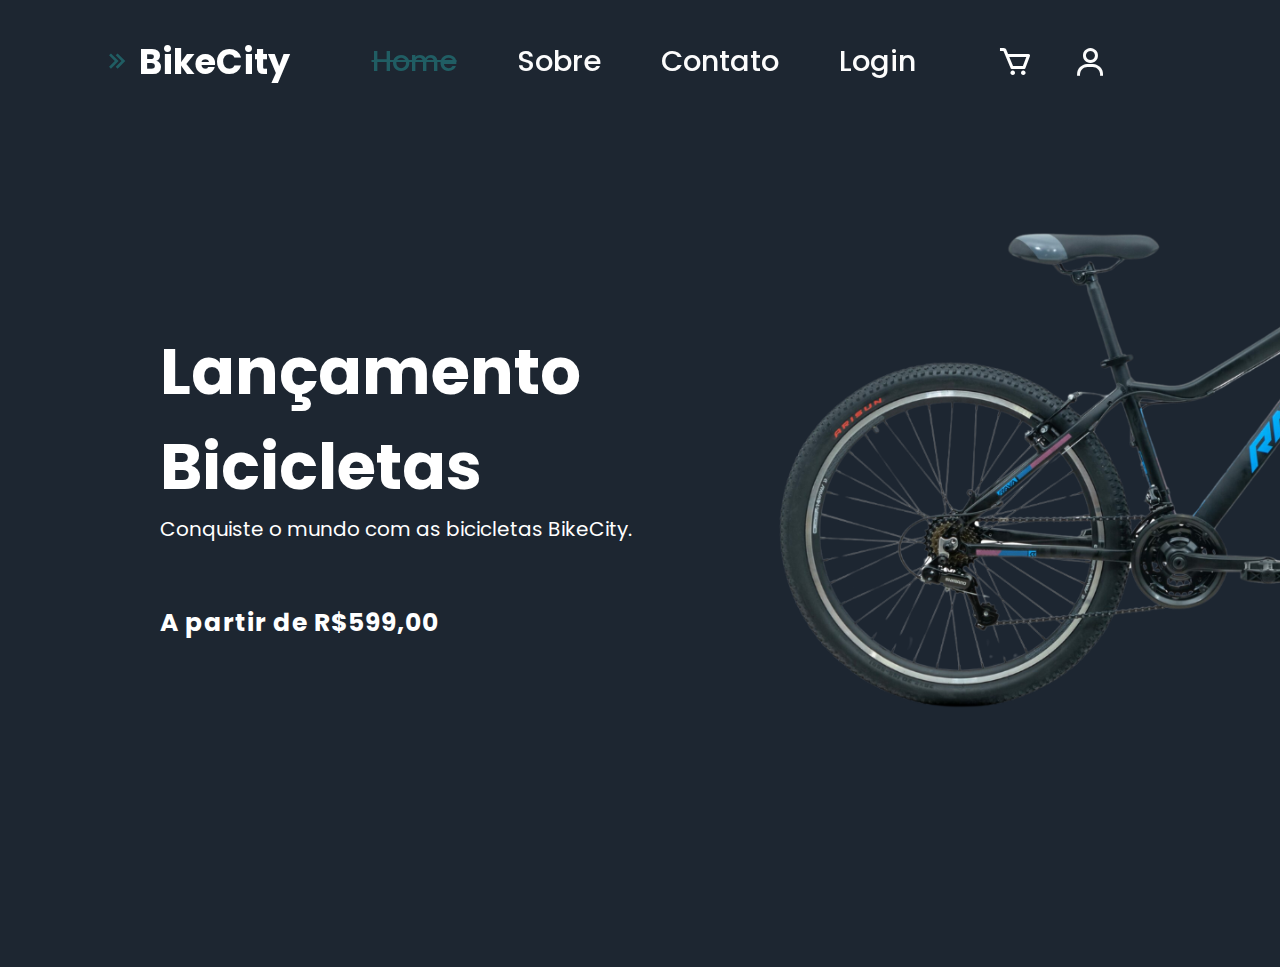
<file: index.html>
<!DOCTYPE html>
<html lang="pt-br">
<head>
    <meta charset="UTF-8">
    <meta name="viewport" content="width=device-width, initial-scale=1.0">
    <link rel="stylesheet" href="https://cdn.jsdelivr.net/npm/boxicons@latest/css/boxicons.min.css">
  <!-- IMPORTANDO ICONE LOGO -->
  <link rel="stylesheet" href="https://unpkg.com/boxicons@latest/css/boxicons.min.css">

  <!-- FONTES -->
  <link rel="preconnect" href="https://fonts.googleapis.com">
<link rel="preconnect" href="https://fonts.gstatic.com" crossorigin>
<link href="https://fonts.googleapis.com/css2?family=Poppins:ital,wght@0,100;0,200;0,300;0,400;0,500;0,600;0,700;0,800;0,900;1,100;1,200;1,300;1,400;1,500;1,600;1,700;1,800;1,900&display=swap" rel="stylesheet">

    <title>Bike City</title>

    <link rel="stylesheet" href="./css/style.css">
    <link rel="icon" href="./img/icone-logo.png"> <!-- por icone  -->
</head>
<body>

    <header>
        <a href="index.html" class="logo"><i class='bx bx-chevrons-right'></i>BikeCity</a>  

        <ul class="navegação">
            <li><a href="./index.html" id="home1" >Home</a></li>
            <li><a href="./pages/sobre.html">Sobre</a></li>
            <li><a href="./pages/contato.html" >Contato</a></li>
            <li><a href="./pages/login.html" target="_blank ">Login</a></li> <!-- ABRIR EM OUTRA ABA "_BLANK" -->
        </ul> <!-- NAVEGAÇÃO -->

        <div class="header-icons">
            <i class='bx bx-cart'></i>
            <div id="login" ><i class='bx bx-user' ></i></div> 
            
        </div> <!-- header icons -->

    </header>

    <div id="container"> </div>

    <div id="slideshow-container" > 
        <div class="slide">
            <img src="./img/bike-preta-azul.png" alt="bike 1">
        </div>
        <div class="slide">
            <img src="./img/bike-preta-branco.png" alt="bike 2">
        </div>
        <div class="slide">
            <img src="./img/bike-preta-rosa.png" alt="bike 3">
        </div>
        <div class="slide">
            <img src="./img/bike-preta-verde.png" alt="bike 4">
        </div>

    </div>


    <section class="Home">
        
        <div class="home-text">
            <h1>Lançamento <br> Bicicletas</h1> 
            <p>Conquiste o mundo com as bicicletas BikeCity.</p>
            <h3>A partir de R$599,00</h3>
        </div>


    </section>

 <script src="./js/script.js"></script>
</body>
</html>
</file>
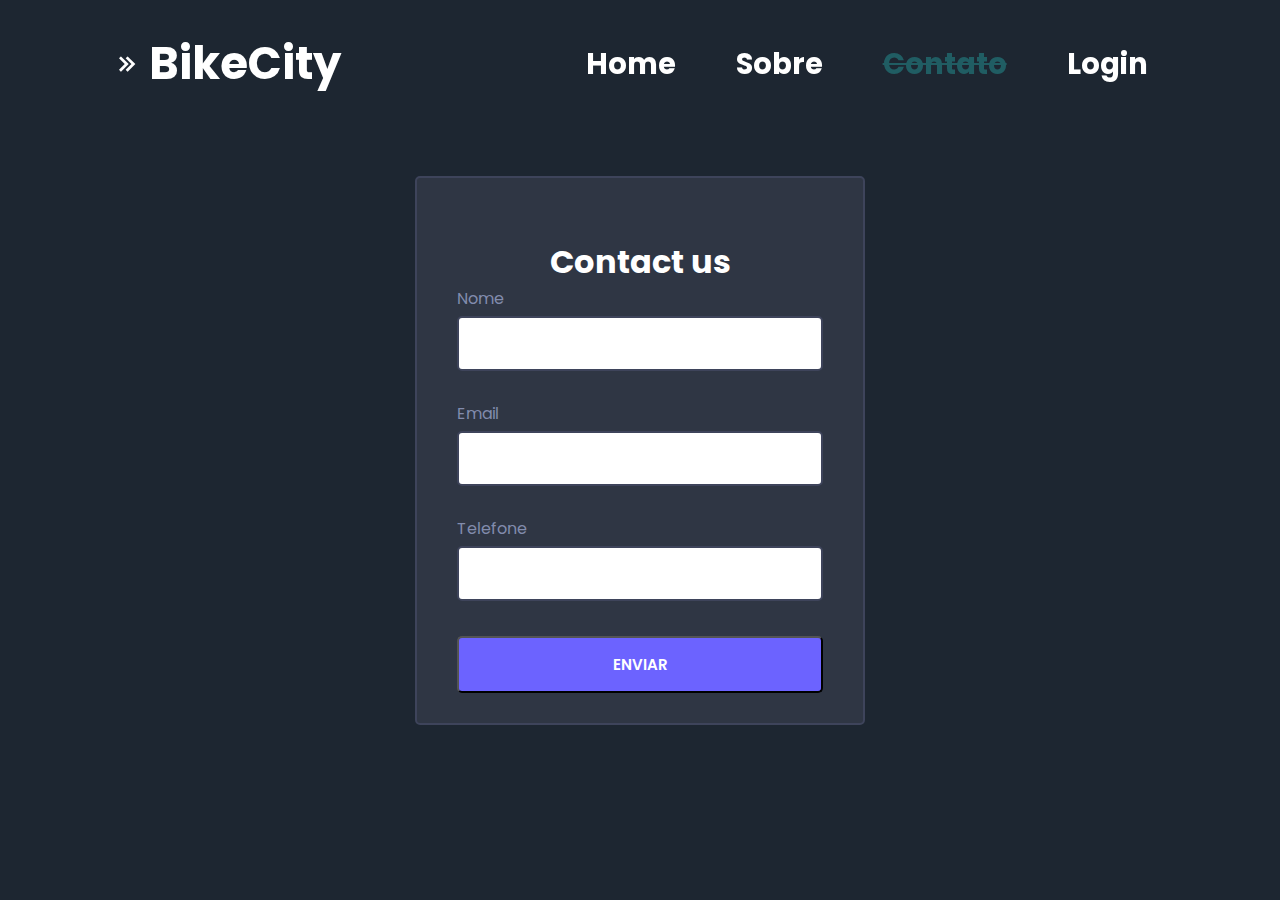
<file: pages/contato.html>
<!DOCTYPE html>
<html lang="pt-br">
<head>
    <meta charset="UTF-8">
    <meta name="viewport" content="width=device-width, initial-scale=1.0">
    <title>Contato</title>
    <link rel="icon" href="../img/icone-telefone.png">
    <link rel="stylesheet" href="../css/contato.css">


    <link rel="stylesheet" href="https://cdn.jsdelivr.net/npm/boxicons@latest/css/boxicons.min.css">
    <!-- IMPORTANDO ICONE LOGO -->
    <link rel="stylesheet" href="https://unpkg.com/boxicons@latest/css/boxicons.min.css">

<!-- fontes -->
<link rel="preconnect" href="https://fonts.googleapis.com">
<link rel="preconnect" href="https://fonts.gstatic.com" crossorigin>
<link href="https://fonts.googleapis.com/css2?family=Poppins:ital,wght@0,100;0,200;0,300;0,400;0,500;0,600;0,700;0,800;0,900;1,100;1,200;1,300;1,400;1,500;1,600;1,700;1,800;1,900&display=swap" rel="stylesheet">

    
</head>
<body>
    <header>
        <a href="../index.html" class="logo"><i class='bx bx-chevrons-right'></i>BikeCity</a>  

        <ul class="navegação">
            <li><a href="../index.html">Home</a></li>
            <li><a href="sobre.html" id="sobre">Sobre</a></li>
            <li><a href="contato.html"  id="contato1">Contato</a></li>
            <li><a href="login.html" target="_blank ">Login</a></li> <!-- ABRIR EM OUTRA ABA "_BLANK" -->
        </ul> <!-- NAVEGAÇÃO -->

       
    </header>
    
    <div class="container">

        <div class="header">
            
        </div>

        <form class="form" id="form">
            <h1>Contact us</h1>
                
            <div class="form-control ">
                <label for="username" >Nome</label>
                <input type="text" id="username">
                <i><img class="img-success" src="../img/success-icon.svg" alt="certo"></i>
                <i><img class="img-error"src="../img/error-icon.svg" alt="errado"></i>

                <small>Preencha esse campo!</small>


            </div>



            <div class="form-control">
                <label for="username" >Email</label>
                <input type="email" id="email">
                <i><img class="img-success" src="../img/success-icon.svg" alt="certo"></i>
                <i><img class="img-error"src="../img/error-icon.svg" alt="errado"></i>

                
            </div>

            <div class="form-control ">
                <label for="username" >Telefone</label>
                <input type="number" id="telefone">
                <i><img class="img-success" src="../img/success-icon.svg" alt="certo"></i>
                <i><img class="img-error"src="../img/error-icon.svg" alt="errado"></i>

                
            </div>

            <button type="submit">ENVIAR</button>




        

        </form>







    </div>

    <script src="../js/contato.js"></script>
</body>
</html>
</file>
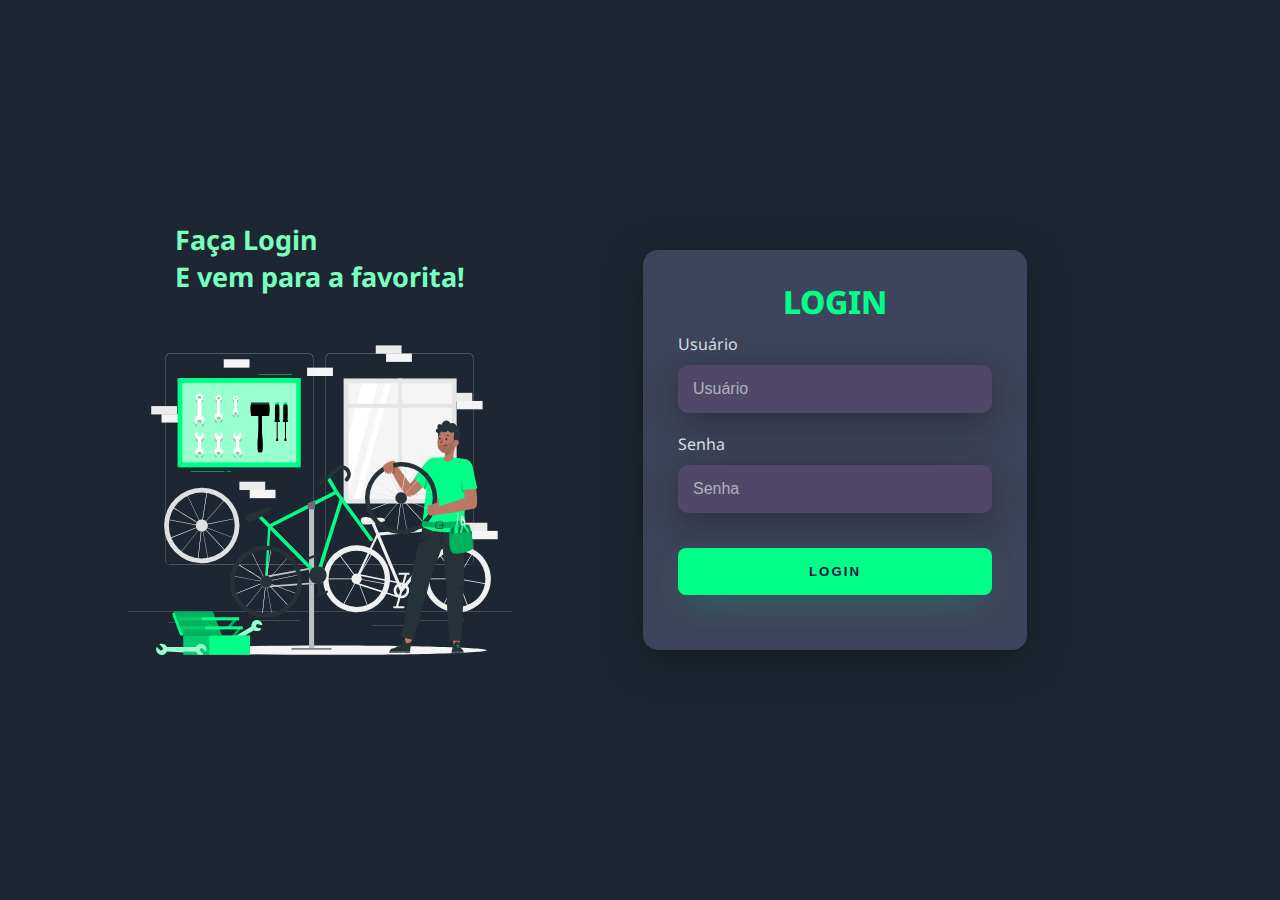
<file: pages/login.html>
<!DOCTYPE html>
<html lang="pt-br">
<head>
    <meta charset="UTF-8">
    <meta name="viewport" content="width=device-width, initial-scale=1.0">
    <title>Login</title>
    <link rel="stylesheet" href="../css/login.css">
    <link rel="icon" href="../img/icone-login.png">


</head>
<body>
    <div class="main-login">
        <div class="left-login"> 
            <h1>Faça Login <br> E vem para a favorita! </h1>
            <img src="../img/bicicleta-animacao.svg" class ="left-login-image" alt="Bike voando">
            
        </div>
        <div class="right-login">
            <div class="card-login">
                <h1>LOGIN</h1>
                <div class="textfield">
                    <label for="usuario">Usuário</label>
                    <input type="text" name="usuario" placeholder="Usuário" id="login">
                </div>
                <div class="textfield">
                    <label for="senha">Senha</label>
                    <input type="password" placeholder="Senha" id="senha">
                </div>
                <input type="submit" class="btn-login" value="Login" onclick="logar(); return false" >
            </div>
        </div>
            
    
    </div>

    <script>
        function logar(){

            var login = document.getElementById('login').value;
            var senha = document.getElementById('senha').value;

            if (login == "ncreative" && senha == "123"){
                alert ('Sucesso')
                location.href = "quiz.html"; //localização redirect

            }else{
                alert ('SENHA OU LOGIN INCORRETO!!!')
            }
            }

    </script>
</body>
</html>
</file>
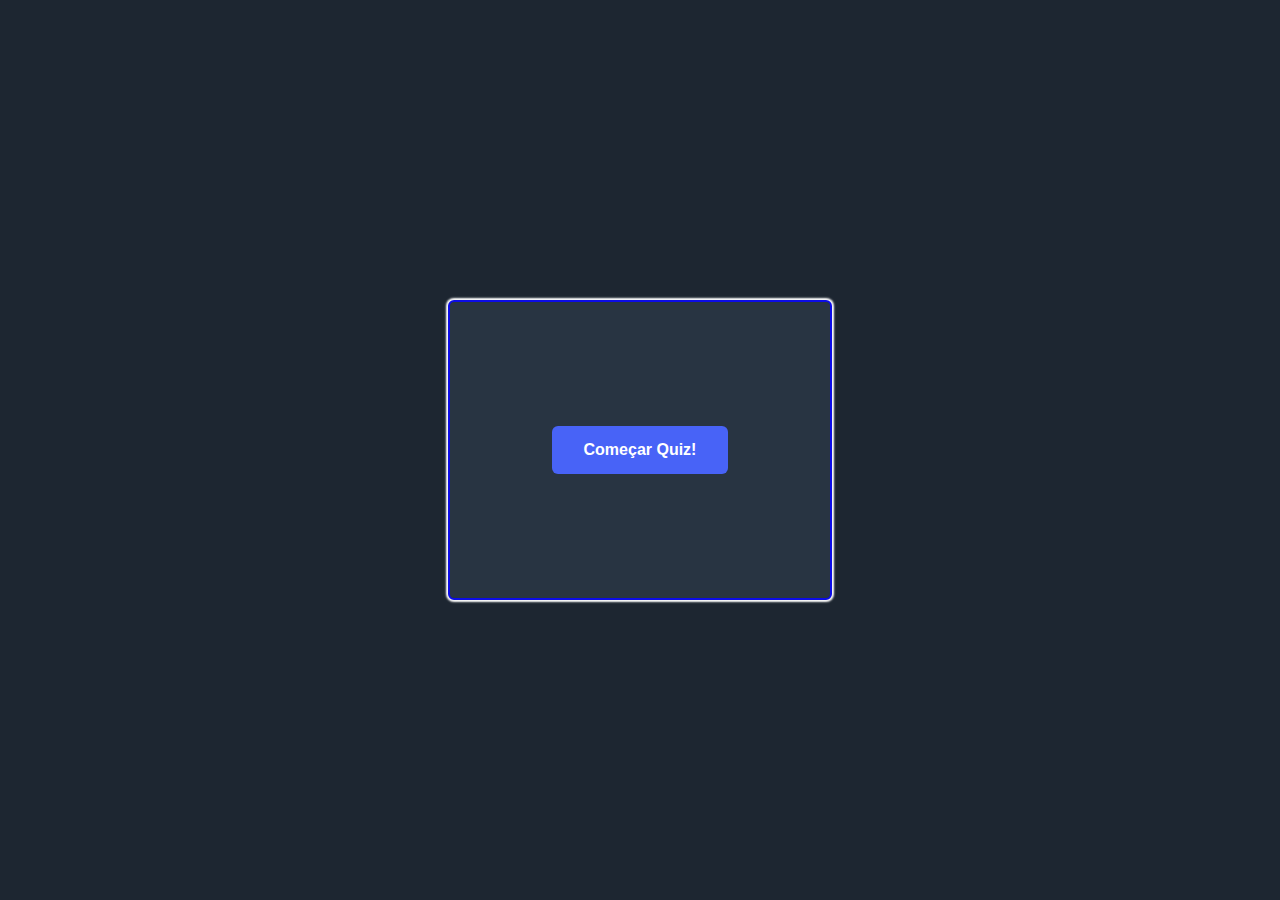
<file: pages/quiz.html>
<!DOCTYPE html>
<html lang="pt-br">
<head>
    <meta charset="UTF-8">
    <meta name="viewport" content="width=device-width, initial-scale=1.0">
    <title>Quiz</title>
    <link rel="stylesheet" href="../css/quiz.css">
    <link rel="icon" href="../img/icone-quiz.png">
</head>
<body>
    <div class="container">
      <div class="questions-container hide">
        <span class="question">Pergunta aqui?</span>
        <div class="answers-container">
          <button class="answer button">Resposta 1</button>
          <button class="answer button">Resposta 2</button>
          <button class="answer button">Resposta 3</button>
          <button class="answer button">Resposta 4</button>
        </div>
      </div>
      <div class="controls-container">
        <button class="start-quiz button">Começar Quiz!</button>
        <button class="next-question button hide">Próxima pergunta</button>
      </div>
    </div>
  </body>
  <script src="../js/quiz.js"></script>
</html>
</file>
<file: css/style.css>
*{
    margin: 0;
    padding: 0;
    box-sizing: border-box;
    font-family: 'Poppins', sans-serif;
    text-decoration: none;
    list-style: none;
}

:root{                     /*PADRÕES DA PAGINA*/
    --tex-color: #fff;
    --h1-font: 4rem;
    --p-font: 1rem;
    --main-color: #205d63;
    --other-color: #fcfcfc;

}


body{
    color: var(--tex-color);
}

header{
    position: fixed;
    width: 100%;
    top: 0;
    right: 0;
    z-index: 10000;
    display: flex;
    align-items: center;
    justify-content: space-between;
    padding: 30px 8%;
}

.logo{
    display: flex;
    align-items: center;
    color: var(--tex-color);
    font-size: 35px;
    font-weight: bold;
}

.logo:hover{
    transform: translateY(-10%);
}




.logo i{
    color: var(--main-color);
    font-size: 32px;
    margin-right: 5px;

}

.navegação{
    display: flex;
}

.navegação a{
    color: var(--other-color);
    font-size: 29px;
    font-weight: 500;
    margin: 0 30px; /*distancia um do outro *menu* */
    transition: a .55s ease;
}

.navegação a:hover{
    color: var(--main-color);
    
}

.header-icons{
    display: flex;
    align-items: center;
}

#login{
    font-size: 35px;
    color: #fcfcfc;
    z-index: 1001;
    cursor: pointer;
    margin: 0 40px;
    padding-top: 9px;;
}

.header-icons{
    margin-right: 30px;
    font-size: 36px;
    transition: all .5s ease;
    cursor: pointer;
}

.header-icons i:hover{
    transform: translateY(-5px);
    color: var(--main-color);
}

.section{
    padding: 0 15%;
}



.slide{
    position: relative;
    height: 36vh;
    width: 28rem;
    display: grid;
    grid-template-columns: repeat(2, 1fr);
    align-items: center;
    gap: 2rem;
    padding-left: 750px;
   
    

}

.home-text h1{
    font-size: var(--h1-font);
    
}

.home-text{
    padding-left: 160px;
}


p{
    color: #ffffff;
    font-size:20px;
    font-weight: 400px;
    margin-bottom: 60px; 
}

.home-text h3{
    font-size: 25px;
    font-weight: 700;
    letter-spacing: 1px;
}


img {
    width: 60rem;
    height: auto;
}

#home1{
    color:  #205d63;
    text-decoration:line-through;
}
</file>
<file: css/contato.css>
@import url('https://fonts.googleapis.com/css2?family=Poppins:wght@500;600&display=swap');

* {
    margin: 0;
    padding: 0;
    box-sizing: border-box;
    margin: 0;
     padding: 0;
    box-sizing: border-box;
    font-family: 'Poppins', sans-serif;
    text-decoration: none;
    list-style: none;
}

body {
    background: #1d2631;
    display: flex;
    font-family: Poppins;
    align-items: center;
    justify-content: center;
    min-height: 100vh;

    border: 0;
}

.container {
    background-color: #2F3644;
    border-radius: 5px;
    border: 2px solid #3E445B;
    width: 450px;
    max-width: 100%;
}

.header {
    padding: 30px 40px;
}

.header h2 {
    font-weight: 600;
    color: #ACBAE1;
    font-size: 30px;
}

.form {
    padding: 0 40px 30px;
}

.form-control {
    margin-bottom: 10px;
    padding-bottom: 20px;
    position: relative;
}

.form-control label {
    display: inline-block;
    margin-bottom: 5px;
    color: #828CAD;
}

.form-control input {
    border: 2px solid #3e445b;
    border-radius: 5px;
    outline: 0;

    display: block;

    font-size: 14px;

    width: 100%;
    padding: 15px;
}

.form-control.success input {
    border: 3px solid #4ECA64;
}

.form-control.error input {
    border: 3px solid #DB5A5A;
}

.form-control.error i.img-error {
    visibility: visible;
}

.form-control.success i.img-success {
    visibility: visible;
}

.form-control.error small{
    color: #DB5A5A;
    visibility: visible;
}

.form-control i {
    position: absolute;
    top: 45px;
    right: 10px;
    visibility: hidden;
}

.form-control small {
    visibility: hidden;
    position: absolute;
    margin-top: 5px;
    font-size: 14px;

}


body{
    color: white;
    text-decoration: none;
}

.form button {
    background-color: #6C63FF;
    border-radius: 5px;
    color: #fff;
    padding: 15px;
    font-size: 15px;
    font-weight: 600;
    width: 100%;

    margin-top: 5px;

    cursor: pointer;
}

.form button:hover {
    background-color: #584ff5;
    transition: 0.3s;
}




header{
    position: fixed;
    width: 100%;
    top: 0;
    right: 0;
    z-index: 10000;
    display: flex;
    align-items: center;
    justify-content: space-between;
    padding: 30px 8%;
}

.logo{
    display: flex;
    align-items: center;
    color: var(--tex-color);
    font-size: 45px;
    font-weight: bold;
    margin-left: 10px;
}

.logo:hover{
    transform: translateY(-10%);
    color: #205d63;
}




.logo i{
    color: var(--main-color);
    font-size: 32px;
    margin-right: 5px;

}

.navegação{
    display: flex;
}

.navegação a{
    color: var(--other-color);
    font-size: 29px;
    font-weight: 700;
    margin: 0 30px; /*distancia um do outro *menu* */
    transition: a .55s ease;
}

.navegação a:hover{
    color: #205d63;
    transform: translateY(-10%);
}

.header-icons{
    display: flex;
    align-items: center;
}



.header-icons{
    margin-right: 30px;
    font-size: 36px;
    transition: all .5s ease;
    cursor: pointer;
    transform: translateY(-25px);
}

.header-icons i:hover{
    transform: translateY(-5px);
    color: var(--main-color);
}

.section{
    padding: 0 15%;
}


.home-text h1{
    font-size: var(--h1-font);
    margin-top: 150px;
    
}

.home-text{
    padding-left: 160px;
}


p{
    color: #ffffff;
    font-size:20px;
    font-weight:200;
    margin-right: 260px;
    text-align: center;
    letter-spacing: 1px;
}

#contato1{
    color:  #205d63;
    text-decoration:line-through;

}


.form-control.success input{
    border: 3px solid #4ECA64;
}


.form-control.error input{
    border: 3px solid #DB5A5A;

}

.form-control.success i .img-success{
    visibility: visible;
    opacity: 60%;
}

.form-control.error i .img-error{
    visibility: visible;
    opacity: 60%;
}

h1{
    text-align: center;
}
</file>
<file: css/login.css>
@import url('https://fonts.googleapis.com/css2?family=Noto+Sans:ital,wght@0,100..900;1,100..900&display=swap');


body{
    margin: 0;
    font-family: 'Noto Sans', sans-serif;
}


body *{
    box-sizing: border-box;

}
.main-login{
    width: 100v;
    height: 100vh;
    background: #1d2631;
    display: flex;
    justify-content: center;
    align-items: center;
}

.left-login{
    width: 50vw;
    height: 100vh;
    display: flex;
    justify-content: center;
    align-items: center;
    flex-direction: column;
}

.left-login > h1{
    color: #77ffc0;
    font-size: 3vh;
}

.left-login-image{
    width: 30vw;
}

.right-login{
    width: 50vw;
    height: 100vh;
    display: flex;
    justify-content: center;
    align-items: center;
}

.card-login{
    width: 60%;
    display: flex;
    justify-content: center;
    align-items: center;
    flex-direction: column;
    padding: 30px 35px;
    background: #3e445b;
    border-radius: 15px;
    box-shadow: 0px 10px 40px #00000056; /*primeiro valor lado, segundo cima baixo, terceiro blur*/
    margin-right: 250px;
}

.card-login > h1{
    color: #00ff88;
    font-weight: 800;
    margin: 0;
    
}

.textfield{
    display: flex;
    flex-direction: column;
    align-items: flex-start;
    justify-content: center;
    margin: 10px;
    width: 100%;
}

.textfield > input{
    width: 100%;
    border: none;
    border-radius: 10px;
    padding: 15px;
    background: #514869;
    color: #f0ffffde;
    font-size: 12pt;
    box-shadow: 0px 10px 40px #00000056;
    outline: none;
    box-sizing: border-box;
}


.textfield > label{
    color: #f0ffffde;
    margin-bottom: 10px;

}

.textfield > input::placeholder{
    color: #f0ffff96;
}

.btn-login{
    width: 100%;
    padding: 16px 0px;
    margin: 25px;
    border: none;
    border-radius: 8px;
    outline: none;
    text-transform: uppercase;
    font-weight: 800;
    letter-spacing: 2px;
    color: #2b134b;
    background: #00ff88;
    cursor: pointer;
    box-shadow: 0px 10px 40px -12px #00ff8052;
}

@media only screen and (max-width: 950px){  /*EM QUANTO FOR NA TELA UMA LARGURA DE 950PX ADD OS ELEMENTOS*/
    .card-login{
        width: 85%;
    }
}



                                       /* FAZENDO RESPONSIVIDADE FOR SMARTPHONES*/
@media only screen and (max-width: 600px){  /*CELULAR E TELAS MENORES  OQUE ACONTECE APENAS QUEM E DO CELULAR PODE VER*/ 
    .main-login{
        flex-direction: column;
    }
    .left-login > h1{
        display: none;
    }

    .left-login{
        width: 100%;
        height: auto;
    }

    .right-login{
        width: 100%;
        height: auto;
    }
    
    .left-login-image{
        width: 40vh;;
    }

    .card-login{
        width: 90%;
    }
}
</file>
<file: css/quiz.css>
* {
    padding: 0;
    margin: 0;
    box-sizing: border-box;
  }
  
  button {
    cursor: pointer;
  }
  
  body {
    background-color: #1d2631;
    color: #fff;
    height: 100vh;
    display: flex;
    justify-content: center;
    align-items: center;
  }
  
  .container {
    background-color: #283442;
    width: 30%;
    max-width: 800px;
    height: 300px;
  
    border: 2px solid #0c0ce7;
    border-radius: 6px;
    padding: 16px;
    box-shadow: 0 0 2px 2px;
  
    display: flex;
    flex-direction: column;
    justify-content: center;
    align-items: center;
  }
  
  .questions-container {
    width: 100%;
    display: flex;
    flex-direction: column;
    align-items: center;
    gap: 24px;
  }
  
  .question {
    font-size: 24px;
    font-weight: bold;
    text-align: center;
  }
  
  .answers-container {
    width: 100%;
    display: grid;
    grid-template-columns: 1fr 1fr;
    gap: 16px;
  }
  
  .answer:disabled {
    cursor: not-allowed;
  }
  
  .next-question {
    margin-top: 32px;
  }
  
  .button {
    background-color: #4863f7;
    color: #fff;
    font-size: 16px;
    font-weight: bold;
    border: 0;
    border-radius: 6px;
    height: 48px;
    padding: 0 32px;
  
    transition: filter 0.1s;
  }
  
  .button:not(:disabled):hover {
    filter: brightness(0.8);
  }
  
  /* Finish game */
  .final-message {
    font-size: 20px;
    text-align: center;
  }
  
  .final-message span {
    display: block;
    margin-top: 8px;
  }
  
  /* General styles */
  .hide {
    display: none;
  }
  
  .correct {
    background-color: #049b48;
  }
  
  .incorrect {
    background-color: #a10101;
  }

  .start-quiz-button:hover:hover{
    transform: translateY(-90%);
    color: #4863f7;
    
  }
</file>
